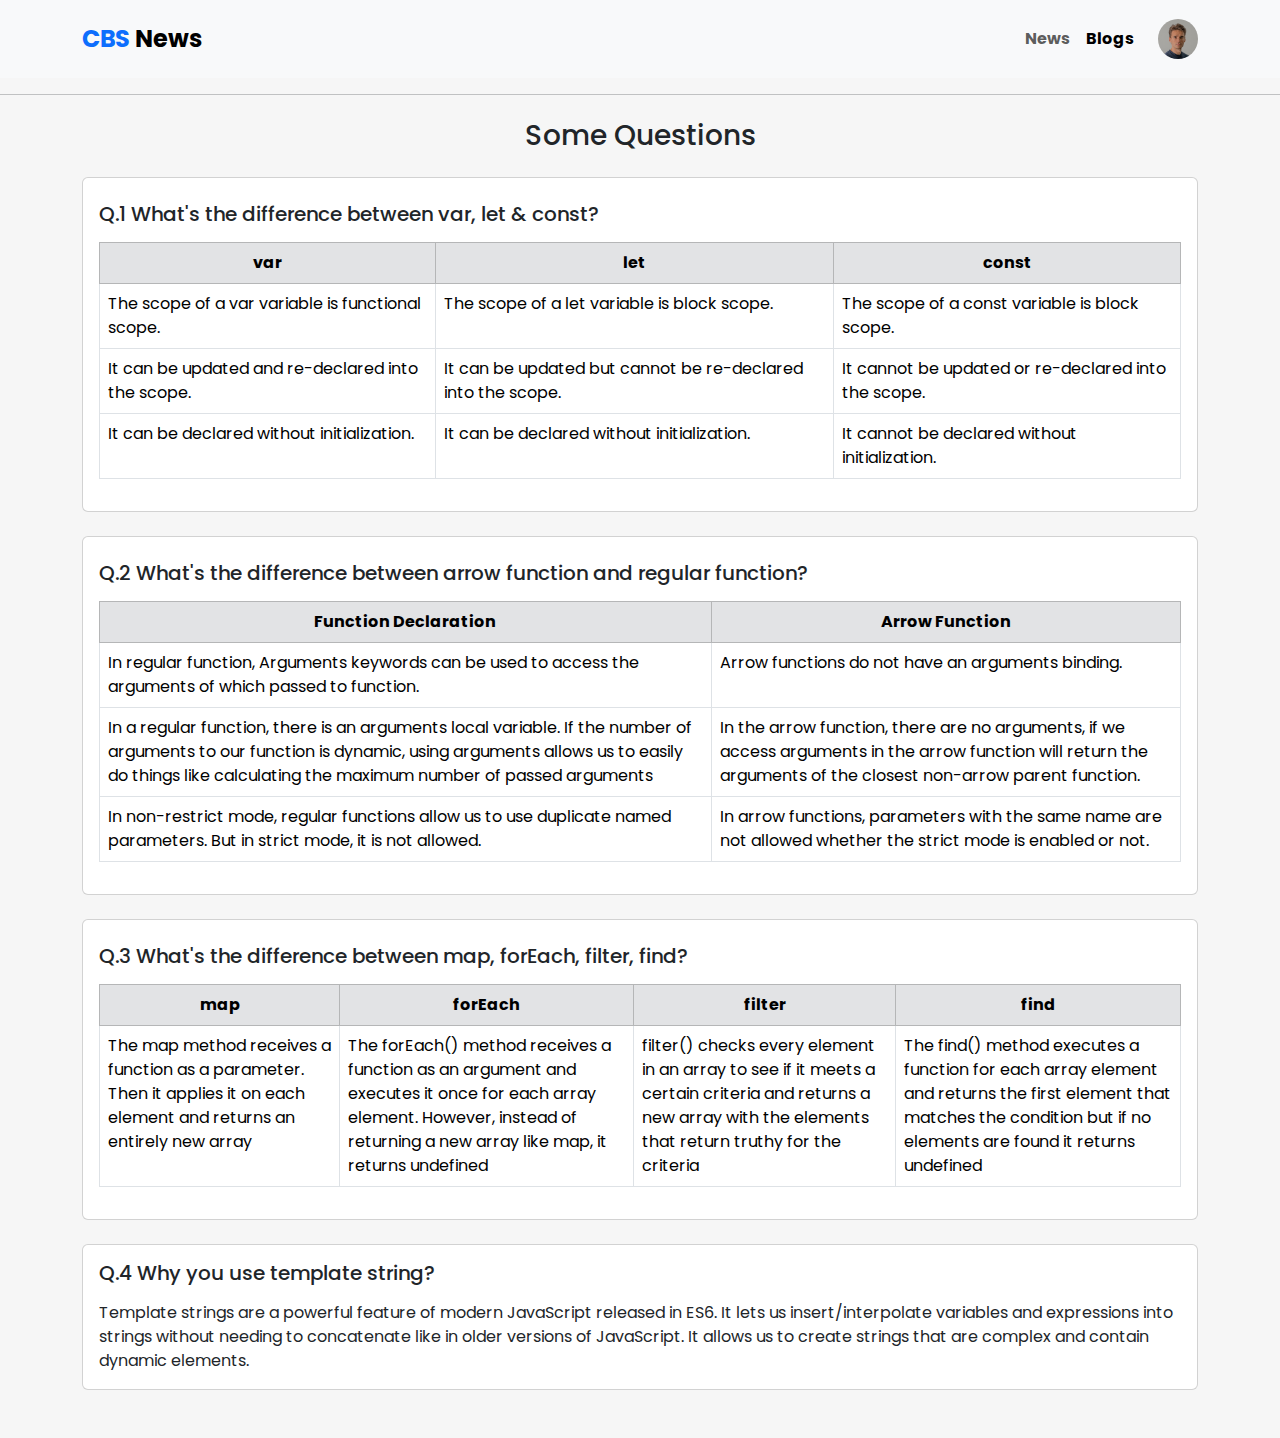
<file: blog.html>
<!doctype html>
<html lang="en">

<head>
    <meta charset="utf-8">
    <meta name="viewport" content="width=device-width, initial-scale=1">
    <title>CBS News</title>
    <!-- google font  -->
    <link rel="preconnect" href="https://fonts.googleapis.com">
    <link rel="preconnect" href="https://fonts.gstatic.com" crossorigin>
    <link href="https://fonts.googleapis.com/css2?family=Poppins:wght@400;500;600&display=swap" rel="stylesheet">
    <!-- CDN -->
    <link href="https://cdn.jsdelivr.net/npm/bootstrap@5.2.0/dist/css/bootstrap.min.css" rel="stylesheet">
    <!-- css  -->
    <link rel="stylesheet" href="./css/style.css">
</head>

<body>
    <header>
        <!-- navbar  -->
        <nav class="navbar navbar-expand-lg bg-light shadow-md py-3">
            <div class="container">
                <a class="navbar-brand fs-4 fw-bold" href="./index.html"><span class="text-primary">CBS</span> News</a>
                <button class="navbar-toggler" type="button" data-bs-toggle="collapse"
                    data-bs-target="#navbarSupportedContent" aria-controls="navbarSupportedContent"
                    aria-expanded="false" aria-label="Toggle navigation">
                    <span class="navbar-toggler-icon"></span>
                </button>
                <div class="collapse navbar-collapse" id="navbarSupportedContent">
                    <ul class="navbar-nav ms-auto mb-2 mb-lg-0">
                        <li class="nav-item">
                            <a class="nav-link fs-6 fw-bold" aria-current="page" href="./index.html">News</a>
                        </li>
                        <li class="nav-item">
                            <a class="nav-link active pe-md-4 fs-6 fw-bold" href="./blog.html">Blogs</a>
                        </li>
                        <img src="./images/1.jpg" class="rounded-circle nav-image" alt="">
                    </ul>
                </div>
            </div>
        </nav>
        <hr>
    </header>

    <main>
        <section class="container">
            <h3 class="text-center my-4">Some Questions</h3>
            <div class="row row-cols-1 row-cols-md-1 g-4">
                <div class="col">
                    <div class="card">
                        <div class="card-body" style="overflow-x:auto;">
                            <h5 class="card-title py-2">Q.1 What's the difference between var, let & const?</h5>
                            <table class="table table-hover table-bordered table-responsive">
                                <thead class="text-center table-secondary">
                                    <tr>
                                        <th scope="col">var</th>
                                        <th scope="col">let</th>
                                        <th scope="col">const</th>
                                    </tr>
                                </thead>
                                <tbody>
                                    <tr>
                                        <td>The scope of a var variable is functional scope.</td>
                                        <td>The scope of a let variable is block scope.</td>
                                        <td>The scope of a const variable is block scope.</td>
                                    </tr>
                                    <tr>
                                        <td>It can be updated and re-declared into the scope.</td>
                                        <td>It can be updated but cannot be re-declared into the scope.</td>
                                        <td>It cannot be updated or re-declared into the scope.</td>
                                    </tr>
                                    <tr>
                                        <td>It can be declared without initialization.</td>
                                        <td>It can be declared without initialization.</td>
                                        <td>It cannot be declared without initialization.</td>
                                    </tr>
                                </tbody>
                            </table>
                        </div>
                    </div>
                </div>
                <div class="col">
                    <div class="card">
                        <div class="card-body" style="overflow-x:auto;">
                            <h5 class="card-title py-2">Q.2 What's the difference between arrow function and regular
                                function?
                            </h5>
                            <table class="table table-hover table-bordered table-responsive">
                                <thead class="text-center table-secondary">
                                    <tr>
                                        <th scope="col">Function Declaration</th>
                                        <th scope="col">Arrow Function</th>
                                    </tr>
                                </thead>
                                <tbody>
                                    <tr>
                                        <td>In regular function, Arguments keywords can be used to access the arguments
                                            of which passed to function.</td>
                                        <td>Arrow functions do not have an arguments binding.</td>
                                    </tr>
                                    <tr>
                                        <td>In a regular function, there is an arguments local variable. If the
                                            number of arguments to our function is dynamic, using arguments allows us to
                                            easily do things like calculating the maximum number of passed arguments
                                        </td>
                                        <td>In the arrow function, there are no arguments, if we access arguments in the
                                            arrow function will return the arguments of the closest non-arrow parent
                                            function.</td>
                                    </tr>
                                    <tr>
                                        <td>In non-restrict mode, regular functions allow us to use duplicate named
                                            parameters. But in strict mode, it is not allowed.
                                        </td>
                                        <td>In arrow functions, parameters with the same name are not allowed whether
                                            the strict mode is enabled or not.</td>
                                    </tr>
                                </tbody>
                            </table>
                        </div>
                    </div>
                </div>
                <div class="col">
                    <div class="card">
                        <div class="card-body" style="overflow-x:auto;">
                            <h5 class="card-title py-2">Q.3 What's the difference between map, forEach, filter, find?
                            </h5>
                            <table class="table table-hover table-bordered table-responsive">
                                <thead class="text-center table-secondary">
                                    <tr>
                                        <th scope="col">map</th>
                                        <th scope="col">forEach</th>
                                        <th scope="col">filter</th>
                                        <th scope="col">find</th>
                                    </tr>
                                </thead>
                                <tbody>
                                    <tr>
                                        <td>The map method receives a function as a parameter. Then it applies it on
                                            each element and returns an entirely new array</td>
                                        <td>The forEach() method receives a function as an argument and executes it once
                                            for each array element. However, instead of returning a new array like map,
                                            it returns undefined</td>
                                        <td>filter() checks every element in an array to see if it meets a certain
                                            criteria and returns a new array with the elements that return truthy for
                                            the criteria</td>
                                        <td>The find() method executes a function for each array element and returns the first element that matches the condition but if no elements are found it returns undefined </td>
                                    </tr>
                                </tbody>
                            </table>
                        </div>
                    </div>
                </div>
                <div class="col">
                    <div class="card mb-5">
                        <div class="card-body">
                            <h5 class="card-title">Q.4 Why you use template string?</h5>
                            <p class="card-text mt-3">
                                Template strings are a powerful feature of modern JavaScript released in ES6. It lets us
                                insert/interpolate variables and expressions into strings without needing to concatenate
                                like in older versions of JavaScript. It allows us to create strings that are complex
                                and contain dynamic elements.</p>
                        </div>
                    </div>
                </div>
            </div>
        </section>
    </main>


    <script src="https://cdn.jsdelivr.net/npm/bootstrap@5.2.0/dist/js/bootstrap.bundle.min.js"></script>
</body>

</html>
</file>
<file: css/style.css>
* {
  font-family: "Poppins", sans-serif;
}

body {
  background-color: #f6f6f6;
}

.nav-image {
  width: 40px;
  height: 40px;
}

ul > li {
  list-style: none;
  cursor: pointer;
}

ul > li > a {
  text-decoration: none;
  color: black;
}

.top-margin {
  margin-top: 50px;
}

.user-image{
  width: 45px;
  height: 45px;
}

.card-image{
  object-fit: cover;
  object-position: center top;
}
</file>
